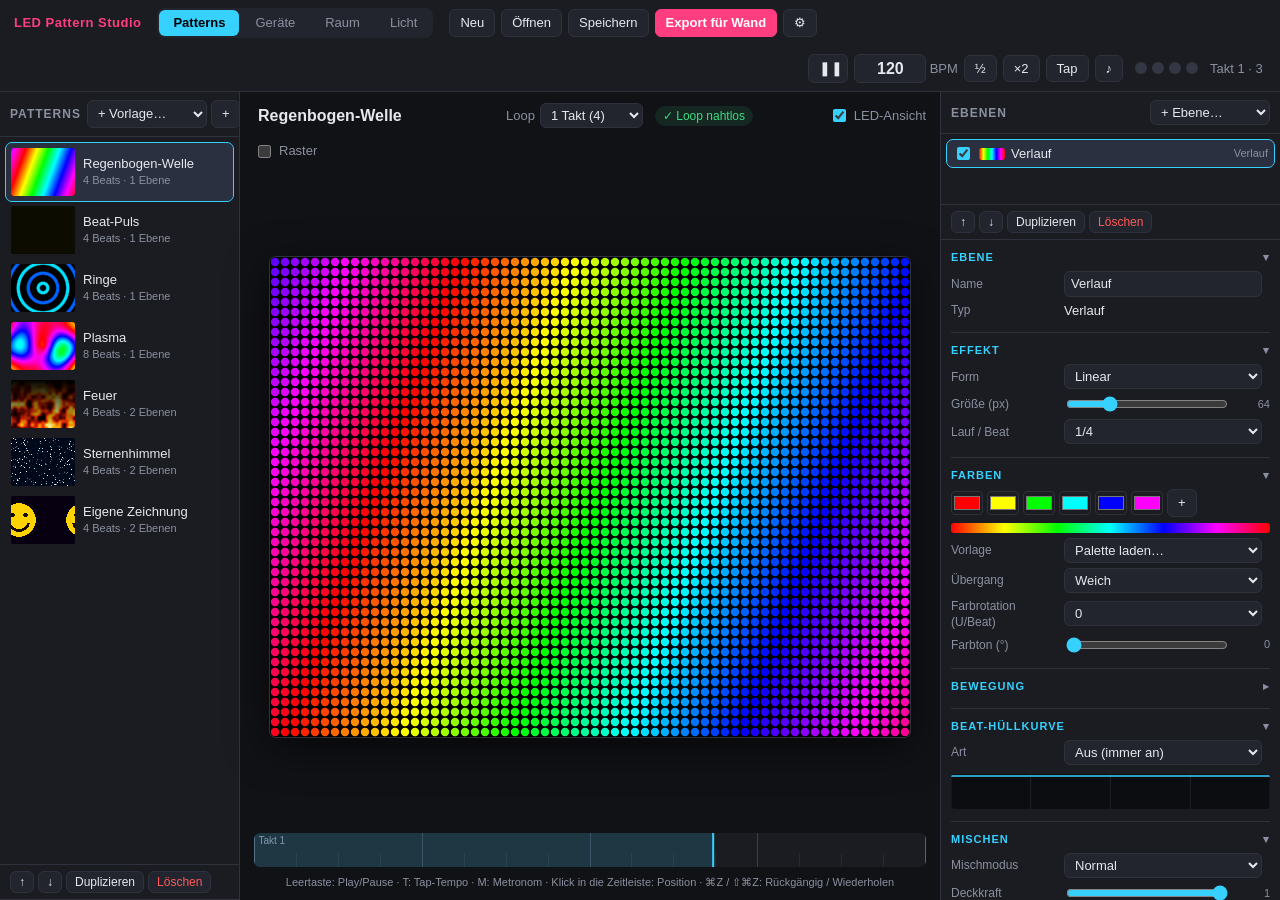
<file: pattern-studio/index.html>
<!doctype html>
<html lang="de">
<head>
  <meta charset="utf-8">
  <meta name="viewport" content="width=device-width, initial-scale=1">
  <title>LED Pattern Studio</title>
  <link rel="stylesheet" href="css/style.css">
</head>
<body>
  <header class="topbar">
    <div class="brand">LED&nbsp;Pattern&nbsp;Studio</div>
    <nav class="tabs" id="tabs">
      <button data-view="patterns" class="on">Patterns</button>
      <button data-view="devices">Geräte <span id="deviceBadge" class="badge" hidden></span></button>
      <button data-view="room">Raum</button>
      <button data-view="lights">Licht <span id="lightsBadge" class="badge" hidden></span></button>
    </nav>
    <div class="file-actions">
      <button id="btnNew" title="Neues Projekt">Neu</button>
      <button id="btnOpen" title="Projekt öffnen (⌘O)">Öffnen</button>
      <button id="btnSave" title="Projekt speichern (⌘S)">Speichern</button>
      <button id="btnExport" class="accent" title="Alle Patterns für die Wand exportieren">Export für Wand</button>
      <button id="btnSettings" title="Projekteinstellungen">⚙</button>
      <button id="btnUpdate" title="Nach Updates suchen" hidden>↻</button>
      <input type="file" id="fileInput" accept=".json,.ledproj,application/json" hidden>
    </div>
    <div class="transport">
      <button id="btnPlay" class="play" title="Abspielen / Pause (Leertaste)">❚❚</button>
      <label class="bpm">
        <input id="bpmInput" type="number" min="20" max="300" step="0.1" value="120">
        <span>BPM</span>
      </label>
      <button id="btnHalf" title="Halbes Tempo">½</button>
      <button id="btnDouble" title="Doppeltes Tempo">×2</button>
      <button id="btnTap" title="Tempo tippen (T)">Tap</button>
      <button id="btnMetro" title="Metronom-Klick an/aus (M)">♪</button>
      <button id="btnLink" title="Tempo und Beat von Ableton Link (über das Carabiner-Fenster)" hidden>Link</button>
      <div class="beat-dots" id="beatDots"><i></i><i></i><i></i><i></i></div>
      <div class="position" id="position">1 · 1</div>
    </div>
  </header>

  <main class="layout view" id="patternsView">
    <aside class="panel library">
      <div class="panel-head">
        <h2>Patterns</h2>
        <div class="head-actions">
          <select id="presetSelect" title="Neues Pattern aus Vorlage"><option value="">+ Vorlage…</option></select>
          <button id="btnAddPattern" title="Leeres Pattern">+</button>
        </div>
      </div>
      <ul id="patternList" class="pattern-list"></ul>
      <div class="panel-foot">
        <button id="btnPatUp" title="Nach oben">↑</button>
        <button id="btnPatDown" title="Nach unten">↓</button>
        <button id="btnPatDup" title="Duplizieren">Duplizieren</button>
        <button id="btnPatDel" class="danger" title="Löschen">Löschen</button>
      </div>
    </aside>

    <section class="stage">
      <div class="stage-head">
        <input id="patternName" class="pattern-name" spellcheck="false">
        <label class="inline">Loop
          <select id="loopBeats">
            <option value="1">1 Beat</option><option value="2">2 Beats</option><option value="4">1 Takt (4)</option>
            <option value="8">2 Takte (8)</option><option value="16">4 Takte (16)</option><option value="32">8 Takte (32)</option>
          </select>
        </label>
        <span id="loopStatus" class="loop-status"></span>
        <div class="spacer"></div>
        <label class="inline"><input type="checkbox" id="ledLook" checked> LED-Ansicht</label>
        <label class="inline"><input type="checkbox" id="showGrid"> Raster</label>
      </div>

      <div id="drawBar" class="draw-bar" hidden>
        <div class="tools" id="drawTools">
          <button data-tool="pen" title="Stift (P)">✎ Stift</button>
          <button data-tool="erase" title="Radierer (E)">⌫ Radierer</button>
          <button data-tool="line" title="Linie (L)">／ Linie</button>
          <button data-tool="rect" title="Rechteck (R)">▭ Rechteck</button>
          <button data-tool="ellipse" title="Ellipse (O)">◯ Ellipse</button>
          <button data-tool="fill" title="Füllen (F)">▩ Füllen</button>
          <button data-tool="pick" title="Pipette (I)">⊙ Pipette</button>
        </div>
        <input type="color" id="drawColor" value="#ffffff" title="Zeichenfarbe">
        <label class="inline">Größe <select id="drawSize"><option>1</option><option>2</option><option>3</option><option>4</option><option>6</option></select></label>
        <label class="inline"><input type="checkbox" id="drawFilled"> gefüllt</label>
        <label class="inline"><input type="checkbox" id="drawMirror"> spiegeln</label>
        <button id="btnClearDraw" class="danger">Ebene leeren</button>
      </div>

      <div class="canvas-wrap" id="canvasWrap">
        <canvas id="preview"></canvas>
      </div>

      <div class="timeline-wrap">
        <canvas id="timeline" height="34"></canvas>
      </div>
      <div class="hint" id="stageHint">Leertaste: Play/Pause · T: Tap-Tempo · M: Metronom · Klick in die Zeitleiste: Position · ⌘Z / ⇧⌘Z: Rückgängig / Wiederholen</div>
    </section>

    <aside class="panel layers-panel">
      <div class="panel-head">
        <h2>Ebenen</h2>
        <div class="head-actions">
          <select id="addLayerSelect"><option value="">+ Ebene…</option></select>
        </div>
      </div>
      <ul id="layerList" class="layer-list"></ul>
      <div class="panel-foot">
        <button id="btnLayerUp" title="Nach oben">↑</button>
        <button id="btnLayerDown" title="Nach unten">↓</button>
        <button id="btnLayerDup" title="Duplizieren">Duplizieren</button>
        <button id="btnLayerDel" class="danger" title="Löschen">Löschen</button>
      </div>
      <div id="inspector" class="inspector"></div>
    </aside>
  </main>

  <main class="view devices-view" id="devicesView" hidden>
    <aside class="panel">
      <div class="panel-head"><h2>Angeschlossen</h2><div class="head-actions"><button id="btnDebug">Debug</button><button id="btnDevRescan" title="Neu suchen">↻</button></div></div>
      <ul id="deviceList" class="device-list"></ul>
      <div class="panel-foot muted" id="fwInfo" style="font-size:11px"></div>
    </aside>
    <section class="device-detail" id="deviceDetail"></section>
  </main>

  <main class="view room-view" id="roomView" hidden>
    <aside class="panel">
      <div class="panel-head"><h2>Raum</h2></div>
      <div class="room-settings" id="roomSettings"></div>
      <div class="panel-head"><h2>Wände</h2>
        <div class="head-actions"><button id="btnWallAdd" title="Wand hinzufügen">+</button></div>
      </div>
      <ul id="wallList" class="wall-list"></ul>
      <div class="panel-foot">
        <button id="btnWallDup">Duplizieren</button>
        <button id="btnWallDel" class="danger">Löschen</button>
      </div>
    </aside>
    <section class="room-stage">
      <div class="room-toolbar">
        <div class="seg" id="tfMode">
          <button data-mode="translate" class="on" title="Verschieben (W)">✥ Verschieben</button>
          <button data-mode="rotate" title="Drehen (E)">⟳ Drehen</button>
        </div>
        <label class="inline"><input type="checkbox" id="roomSnap" checked> Einrasten (5 cm / 15°)</label>
        <div class="spacer"></div>
        <div class="seg" id="camViews">
          <button data-cam="persp">Perspektive</button>
          <button data-cam="front">Vorne</button>
          <button data-cam="top">Oben</button>
        </div>
      </div>
      <div class="room-canvas-wrap" id="roomWrap"><canvas id="roomCanvas"></canvas></div>
      <div class="hint">Ziehen: drehen · Rechtsklick/zwei Finger: verschieben · Scrollen: zoomen · Klick auf eine Wand: auswählen</div>
    </section>
    <aside class="panel">
      <div class="panel-head"><h2>Ausgewählte Wand</h2></div>
      <div id="wallInspector" class="inspector"></div>
    </aside>
  </main>

  <main class="view lights-view" id="lightsView" hidden>
    <section class="device-detail lights-detail" id="lightsDetail"></section>
  </main>

  <dialog id="exportDialog">
    <form method="dialog">
      <h2>Export für die Wand</h2>
      <p class="muted">Alle Patterns werden auf eine Referenz-BPM gerendert und nach <b>Beat-Position</b> abgelegt. Der Pico&nbsp;2W bestimmt beim Abspielen die echte Geschwindigkeit: <code>frame = floor(beat · framesPerBeat) mod frameCount</code>.</p>
      <div class="grid2">
        <label>Referenz-BPM <input id="expBpm" type="number" min="20" max="300" step="0.1"></label>
        <label>FPS bei Referenz-BPM <input id="expFps" type="number" min="5" max="120" step="1" value="30"></label>
        <label>Pixelformat
          <select id="expFormat"><option value="rgb888">RGB888 (3 Byte/Pixel)</option><option value="rgb565">RGB565 (2 Byte/Pixel)</option></select>
        </label>
        <label>Frames pro Beat <output id="expFpb">–</output></label>
      </div>
      <div id="expSummary" class="exp-summary"></div>
      <progress id="expProgress" value="0" max="1" hidden></progress>
      <div class="dialog-actions">
        <button value="cancel">Abbrechen</button>
        <button id="btnExportJson" type="button">Projekt-JSON (parametrisch)</button>
        <button id="btnExportBank" type="button" class="accent">Bank exportieren (.lwb)</button>
      </div>
    </form>
  </dialog>

  <dialog id="settingsDialog">
    <form method="dialog">
      <h2>Projekteinstellungen</h2>
      <div class="grid2">
        <label>Projektname <input id="setName" type="text"></label>
        <label>Referenz-BPM <input id="setBpm" type="number" min="20" max="300" step="0.1"></label>
        <label>Breite (Pixel) <input id="setW" type="number" min="1" max="256"></label>
        <label>Höhe (Pixel) <input id="setH" type="number" min="1" max="256"></label>
      </div>
      <p class="muted">Eine kleine Wand hat 64 × 48 Pixel. Zeichnungen werden beim Ändern der Größe beschnitten bzw. aufgefüllt.</p>
      <p class="muted native-only" id="appVersion"></p>
      <div class="dialog-actions">
        <button value="cancel">Abbrechen</button>
        <button id="btnSettingsOk" value="ok" class="accent">Übernehmen</button>
      </div>
    </form>
  </dialog>

  <dialog id="updateDialog">
    <form method="dialog">
      <h2>Updates</h2>
      <p>Installiert: <b>LED Pattern Studio <span id="updCurrent"></span></b></p>
      <p id="updStatus" class="upd-status"></p>
      <progress id="updProgress" value="0" max="1" hidden></progress>
      <pre id="updNotes" class="upd-notes" hidden></pre>
      <p id="updLast" class="muted" style="font-size:12px"></p>
      <label class="inline"><input type="checkbox" id="updAuto"> Automatisch nach Updates suchen</label>
      <div class="dialog-actions">
        <button id="btnUpdRelease" type="button">Auf GitHub ansehen</button>
        <button id="btnUpdCheck" type="button">Nach Updates suchen</button>
        <button value="close">Schließen</button>
        <button id="btnUpdInstall" type="button" class="accent" hidden>Jetzt installieren</button>
      </div>
    </form>
  </dialog>

  <div id="toast" class="toast"></div>

  <script src="js/renderer.js"></script>
  <script src="js/presets.js"></script>
  <script src="js/protocol.js"></script>
  <script src="js/setup.js"></script>
  <script src="js/vendor/three.min.js"></script>
  <script src="js/vendor/OrbitControls.js"></script>
  <script src="js/vendor/TransformControls.js"></script>
  <script src="js/app.js"></script>
  <script src="js/devices.js"></script>
  <script src="js/room.js"></script>
  <script src="js/link.js"></script>
  <script src="js/lights.js"></script>
</body>
</html>
</file>
<file: pattern-studio/css/style.css>
:root {
  --bg: #111216;
  --panel: #1a1c22;
  --panel2: #22252d;
  --line: #2e323c;
  --text: #e6e8ee;
  --muted: #8b90a0;
  --accent: #ff3d7f;
  --accent2: #36d1ff;
  --danger: #ff5a5a;
  --ok: #3ddc84;
  --warn: #ffb020;
  color-scheme: dark;
}

* { box-sizing: border-box; }
html, body { margin: 0; height: 100%; background: var(--bg); color: var(--text);
  font: 13px/1.35 -apple-system, BlinkMacSystemFont, "SF Pro Text", "Helvetica Neue", sans-serif; }
body { display: flex; flex-direction: column; overflow: hidden; user-select: none; -webkit-user-select: none; }

button, select, input { font: inherit; color: var(--text); }
button {
  background: var(--panel2); border: 1px solid var(--line); border-radius: 6px;
  padding: 4px 10px; cursor: pointer; white-space: nowrap;
}
button:hover { border-color: #4a5060; }
button.accent { background: var(--accent); border-color: var(--accent); color: #fff; font-weight: 600; }
button.danger { color: var(--danger); }
button.active { background: var(--accent2); border-color: var(--accent2); color: #000; }
select, input[type=number], input[type=text] {
  background: var(--panel2); border: 1px solid var(--line); border-radius: 6px; padding: 3px 6px;
}
input[type=number] { width: 70px; }
input[type=color] { width: 32px; height: 24px; padding: 0; border: 1px solid var(--line); border-radius: 4px; background: none; cursor: pointer; }
input[type=range] { width: 100%; accent-color: var(--accent2); }
input[type=checkbox] { accent-color: var(--accent2); }
label.inline { display: inline-flex; align-items: center; gap: 5px; color: var(--muted); }

/* ---------- top bar */
.topbar {
  display: flex; align-items: center; gap: 16px; padding: 8px 14px;
  background: var(--panel); border-bottom: 1px solid var(--line); flex-wrap: wrap;
}
.brand { font-weight: 700; letter-spacing: .5px; color: var(--accent); }
.file-actions, .transport { display: flex; align-items: center; gap: 6px; }
.transport { margin-left: auto; }
.play { width: 40px; font-size: 14px; }
.bpm { display: inline-flex; align-items: center; gap: 4px; color: var(--muted); }
.bpm input { width: 72px; font-size: 16px; font-weight: 600; text-align: right; }
.beat-dots { display: flex; gap: 5px; margin: 0 6px; }
.beat-dots i { width: 12px; height: 12px; border-radius: 50%; background: #333743; transition: background .05s; }
.beat-dots i.on { background: var(--accent2); box-shadow: 0 0 8px var(--accent2); }
.beat-dots i.on.down { background: var(--accent); box-shadow: 0 0 8px var(--accent); }
.position { font-variant-numeric: tabular-nums; min-width: 56px; color: var(--muted); }

/* ---------- layout */
.layout { flex: 1; display: grid; grid-template-columns: 240px 1fr 340px; min-height: 0; }
.panel { background: var(--panel); display: flex; flex-direction: column; min-height: 0; }
.library { border-right: 1px solid var(--line); }
.layers-panel { border-left: 1px solid var(--line); }
.panel-head { display: flex; align-items: center; justify-content: space-between; padding: 8px 10px; border-bottom: 1px solid var(--line); gap: 6px; }
.panel-head h2 { font-size: 12px; text-transform: uppercase; letter-spacing: 1px; color: var(--muted); margin: 0; }
.head-actions { display: flex; gap: 4px; }
.head-actions select { max-width: 120px; }
.panel-foot { display: flex; gap: 4px; padding: 6px 10px; border-bottom: 1px solid var(--line); border-top: 1px solid var(--line); flex-wrap: wrap; }
.panel-foot button { padding: 2px 8px; font-size: 12px; }

.pattern-list { list-style: none; margin: 0; padding: 6px; overflow-y: auto; flex: 1; }
.pattern-list li { display: flex; align-items: center; gap: 8px; padding: 5px; border-radius: 6px; cursor: pointer; }
.pattern-list li:hover { background: var(--panel2); }
.pattern-list li.sel { background: #2b3040; outline: 1px solid var(--accent2); }
.pattern-list canvas { width: 64px; height: 48px; border-radius: 3px; background: #000; image-rendering: pixelated; flex: none; }
.pattern-list .meta { min-width: 0; }
.pattern-list .name { overflow: hidden; text-overflow: ellipsis; white-space: nowrap; }
.pattern-list .sub { color: var(--muted); font-size: 11px; }

/* ---------- stage */
.stage { display: flex; flex-direction: column; min-width: 0; min-height: 0; padding: 10px 14px; gap: 8px; }
.stage-head { display: flex; align-items: center; gap: 12px; flex-wrap: wrap; }
.spacer { flex: 1; }
.pattern-name { font-size: 16px; font-weight: 600; background: transparent !important; border-color: transparent !important; width: 240px; }
.pattern-name:focus { border-color: var(--line) !important; background: var(--panel2) !important; }
.loop-status { font-size: 12px; padding: 2px 8px; border-radius: 10px; }
.loop-status.ok { color: var(--ok); background: rgba(61, 220, 132, .1); }
.loop-status.warn { color: var(--warn); background: rgba(255, 176, 32, .12); cursor: help; }
.canvas-wrap { flex: 1; display: flex; align-items: center; justify-content: center; min-height: 0; }
#preview { background: #000; border-radius: 6px; box-shadow: 0 0 0 1px var(--line), 0 10px 40px rgba(0,0,0,.6); image-rendering: pixelated; }
#preview.drawing { cursor: crosshair; }
.timeline-wrap { height: 34px; }
#timeline { width: 100%; height: 34px; cursor: pointer; border-radius: 6px; }
.hint { color: var(--muted); font-size: 11px; text-align: center; }
.draw-bar { display: flex; align-items: center; gap: 10px; flex-wrap: wrap; background: var(--panel); border: 1px solid var(--line); padding: 6px 8px; border-radius: 8px; }
.draw-bar[hidden] { display: none; }
.draw-bar .tools { display: flex; gap: 3px; }
.draw-bar .tools button { padding: 3px 7px; }

/* ---------- layers */
.layer-list { list-style: none; margin: 0; padding: 6px; max-height: 32%; min-height: 70px; overflow-y: auto; flex: none; }
.layer-list li { display: flex; align-items: center; gap: 6px; padding: 4px 6px; border-radius: 6px; cursor: pointer; }
.layer-list li:hover { background: var(--panel2); }
.layer-list li.sel { background: #2b3040; outline: 1px solid var(--accent2); }
.layer-list li.off .lname { opacity: .4; text-decoration: line-through; }
.layer-list .lname { flex: 1; overflow: hidden; text-overflow: ellipsis; white-space: nowrap; }
.layer-list .ltype { color: var(--muted); font-size: 11px; }
.layer-list .swatch { width: 26px; height: 12px; border-radius: 3px; flex: none; }

.inspector { overflow-y: auto; flex: 1; padding: 0 10px 20px; }
.inspector .empty { color: var(--muted); padding: 20px 4px; }
.section { border-bottom: 1px solid var(--line); padding: 8px 0; }
.section > h3 { margin: 2px 0 6px; font-size: 11px; text-transform: uppercase; letter-spacing: 1px; color: var(--accent2); cursor: pointer; display: flex; justify-content: space-between; }
.section.collapsed > :not(h3) { display: none; }
.section.collapsed > h3::after { content: '▸'; }
.section > h3::after { content: '▾'; color: var(--muted); }
.row { display: grid; grid-template-columns: 105px 1fr auto; align-items: center; gap: 8px; margin: 5px 0; }
.row > span.lbl { color: var(--muted); font-size: 12px; }
.row > .val { font-variant-numeric: tabular-nums; font-size: 11px; color: var(--muted); min-width: 36px; text-align: right; }
.row select, .row input[type=text] { width: 100%; }
.palette { display: flex; flex-wrap: wrap; gap: 4px; align-items: center; }
.palette .sw { position: relative; }
.palette .sw button.x { position: absolute; top: -6px; right: -6px; width: 14px; height: 14px; padding: 0; border-radius: 50%; font-size: 9px; line-height: 12px; display: none; }
.palette .sw:hover button.x { display: block; }
.palette-bar { height: 10px; border-radius: 3px; margin: 6px 0 2px; }

/* ---------- dialogs */
dialog { background: var(--panel); color: var(--text); border: 1px solid var(--line); border-radius: 12px; padding: 18px 22px; width: 560px; max-width: 95vw; }
dialog::backdrop { background: rgba(0,0,0,.6); }
dialog h2 { margin: 0 0 8px; font-size: 16px; }
.muted { color: var(--muted); }
.grid2 { display: grid; grid-template-columns: 1fr 1fr; gap: 10px 16px; margin: 12px 0; }
.grid2 label { display: flex; flex-direction: column; gap: 4px; color: var(--muted); font-size: 12px; }
.grid2 input, .grid2 select { width: 100%; }
.exp-summary { background: var(--panel2); border-radius: 8px; padding: 8px 10px; font-size: 12px; max-height: 220px; overflow-y: auto; }
.exp-summary table { width: 100%; border-collapse: collapse; }
.exp-summary td { padding: 2px 4px; }
.exp-summary td.r { text-align: right; font-variant-numeric: tabular-nums; }
.exp-summary .tot { border-top: 1px solid var(--line); font-weight: 600; }
.exp-summary .warn { color: var(--warn); }
progress { width: 100%; margin-top: 10px; accent-color: var(--accent); }
.dialog-actions { display: flex; justify-content: flex-end; gap: 8px; margin-top: 14px; flex-wrap: wrap; }
code { background: var(--panel2); padding: 1px 4px; border-radius: 4px; font-size: 12px; }

.toast { position: fixed; bottom: 20px; left: 50%; transform: translateX(-50%) translateY(30px); background: #2b3040; border: 1px solid var(--line);
  padding: 8px 16px; border-radius: 8px; opacity: 0; transition: all .25s; pointer-events: none; z-index: 10; }
.toast.show { opacity: 1; transform: translateX(-50%) translateY(0); }

/* ---------- updates / Mac-App */
.native-only { display: none; }
body.native .native-only { display: block; }
.upd-status { font-weight: 600; }
.upd-notes { background: var(--panel2); border-radius: 8px; padding: 8px 10px; max-height: 220px; overflow-y: auto;
  white-space: pre-wrap; font: 12px/1.4 -apple-system, BlinkMacSystemFont, sans-serif; user-select: text; -webkit-user-select: text; }
#btnUpdate[hidden] { display: none; }

/* ---------- tabs / views */
.tabs { display: flex; gap: 2px; background: var(--panel2); border-radius: 8px; padding: 2px; }
.tabs button { border: 0; background: transparent; padding: 4px 14px; border-radius: 6px; color: var(--muted); }
.tabs button.on { background: var(--accent2); color: #000; font-weight: 600; }
.badge { display: inline-block; min-width: 16px; padding: 0 4px; border-radius: 8px; background: var(--accent); color: #fff; font-size: 10px; line-height: 16px; }
.badge[hidden] { display: none; }
.view[hidden] { display: none !important; }
.seg { display: inline-flex; gap: 2px; }
.seg button.on { background: var(--accent2); border-color: var(--accent2); color: #000; }

/* ---------- devices */
.devices-view { flex: 1; display: grid; grid-template-columns: 300px 1fr; min-height: 0; }
.devices-view > .panel { border-right: 1px solid var(--line); }
.device-list { list-style: none; margin: 0; padding: 8px; overflow-y: auto; flex: 1; }
.device-list li { padding: 10px; border-radius: 8px; border: 1px solid var(--line); margin-bottom: 8px; cursor: pointer; background: var(--panel2); }
.device-list li.sel { outline: 1px solid var(--accent2); border-color: var(--accent2); }
.device-list .dname { font-weight: 600; }
.device-list .dsub { color: var(--muted); font-size: 11px; margin-top: 2px; }
.device-list .dact { margin-top: 8px; display: flex; gap: 6px; flex-wrap: wrap; }
.device-list .empty { border: 1px dashed var(--line); background: none; cursor: default; color: var(--muted); }
.pill { display: inline-block; font-size: 10px; padding: 1px 6px; border-radius: 8px; margin-left: 6px; vertical-align: middle; }
.pill.ok { background: rgba(61,220,132,.15); color: var(--ok); }
.pill.warn { background: rgba(255,176,32,.15); color: var(--warn); }
.pill.info { background: rgba(54,209,255,.15); color: var(--accent2); }
.device-detail { overflow-y: auto; padding: 16px 24px 40px; }
.device-detail h1 { font-size: 20px; margin: 0 0 4px; }
.device-detail .card { background: var(--panel); border: 1px solid var(--line); border-radius: 10px; padding: 12px 16px; margin: 14px 0; max-width: 860px; }
.device-detail .card h3 { margin: 0 0 10px; font-size: 12px; text-transform: uppercase; letter-spacing: 1px; color: var(--accent2); }
.device-detail .row { grid-template-columns: 170px minmax(0, 320px) auto; }
.device-detail .actions { display: flex; gap: 8px; flex-wrap: wrap; margin-top: 10px; }
.panel-table { border-collapse: collapse; margin: 6px 0; }
.panel-table td, .panel-table th { padding: 3px 6px; text-align: left; font-size: 12px; }
.panel-table th { color: var(--muted); font-weight: normal; }
.panel-table input[type=number] { width: 60px; }
.panel-diagram { background: #000; border-radius: 6px; margin-top: 8px; }
.wiring { border-collapse: collapse; font-size: 12px; }
.wiring td { padding: 2px 10px 2px 0; }
.wiring td:first-child { color: var(--muted); }
.wiring-grid { display: flex; gap: 40px; flex-wrap: wrap; }

/* ---------- room */
.room-view { flex: 1; display: grid; grid-template-columns: 240px 1fr 320px; min-height: 0; }
.room-view > .panel:first-child { border-right: 1px solid var(--line); }
.room-view > .panel:last-child { border-left: 1px solid var(--line); }
.room-settings { padding: 6px 10px 10px; border-bottom: 1px solid var(--line); }
.room-settings .row, #wallInspector .row { grid-template-columns: 90px 1fr auto; }
.wall-list { list-style: none; margin: 0; padding: 6px; overflow-y: auto; flex: 1; }
.wall-list li { padding: 6px 8px; border-radius: 6px; cursor: pointer; display: flex; justify-content: space-between; gap: 6px; }
.wall-list li:hover { background: var(--panel2); }
.wall-list li.sel { background: #2b3040; outline: 1px solid var(--accent2); }
.wall-list .addr { color: var(--muted); font-size: 11px; }
.room-stage { display: flex; flex-direction: column; min-width: 0; min-height: 0; padding: 10px 14px; gap: 8px; }
.room-toolbar { display: flex; align-items: center; gap: 12px; flex-wrap: wrap; }
.room-canvas-wrap { flex: 1; min-height: 0; position: relative; border-radius: 8px; overflow: hidden; box-shadow: 0 0 0 1px var(--line); }
#roomCanvas { width: 100%; height: 100%; display: block; }
.xyz { display: grid; grid-template-columns: repeat(3, 1fr); gap: 4px; }
.xyz input { width: 100%; }

/* ---------- licht */
.lights-view { flex: 1; display: flex; min-height: 0; }
.lights-detail { flex: 1; }
.lights-detail .card { max-width: 980px; }
.lights-detail .row { grid-template-columns: 170px minmax(0, 1fr) auto; }
.light-msg { font: 11px/1.4 ui-monospace, Menlo, monospace; color: var(--muted); word-break: break-all; user-select: text; -webkit-user-select: text; }
.light-dev { border: 1px solid var(--line); border-radius: 8px; background: var(--panel2); padding: 10px 12px; margin: 10px 0; }
.light-dev-head { display: flex; align-items: center; gap: 6px; margin-bottom: 4px; }
.light-dev-head .spacer { flex: 1; }
.grid-lbl { color: var(--muted); font-size: 11px; text-transform: uppercase; letter-spacing: .5px; margin: 12px 0 5px; }
.pat-grid { display: grid; grid-template-columns: repeat(8, minmax(0, 1fr)); gap: 4px; }
.pat-grid button { overflow: hidden; text-overflow: ellipsis; text-align: left; padding: 6px 8px; font-size: 12px; }
.pat-grid button b { color: var(--muted); font-weight: 600; margin-right: 2px; }
.pat-grid button.on { background: var(--accent); border-color: var(--accent); color: #fff; }
.pat-grid button.on b { color: #fff; }
.pat-grid button.next { border-color: var(--accent); }
.pat-grid.small button { padding: 3px 6px; font-size: 11px; }
.dest-table input[type=text] { font-size: 12px; }
@media (max-width: 900px) { .pat-grid { grid-template-columns: repeat(4, minmax(0, 1fr)); } }
.beat-live { display: flex; align-items: center; gap: 18px; margin: 2px 0 6px; flex-wrap: wrap; }
.track-state { font-size: 16px; font-weight: 700; padding: 6px 14px; border-radius: 8px; min-width: 170px; text-align: center; }
.track-state.on { background: rgba(61,220,132,.18); color: var(--ok); }
.track-state.stop { background: rgba(255,176,32,.15); color: var(--warn); }
.track-state.off { background: var(--panel2); color: var(--muted); }
.beat-big { display: flex; gap: 6px; }
.beat-big i { width: 34px; height: 34px; border-radius: 50%; display: grid; place-items: center; font-style: normal; font-weight: 700;
  background: var(--panel2); color: var(--muted); border: 1px solid var(--line); transition: background .06s; }
.beat-big i.one { border-color: var(--accent); }
.beat-big i.cur { background: rgba(54,209,255,.35); color: #fff; }
.beat-big i.hit { background: var(--accent2); color: #000; }
.beat-big i.one.cur { background: rgba(255,61,127,.45); }
.beat-big i.one.hit { background: var(--accent); color: #fff; }
.bar-num { font-variant-numeric: tabular-nums; font-size: 14px; color: var(--text); }
.sig-out { background: var(--panel2); border-radius: 6px; padding: 8px 10px; font: 11px/1.4 ui-monospace, Menlo, monospace; white-space: pre-wrap; user-select: text; -webkit-user-select: text; margin: 8px 0 0; }
.sig-out:empty { display: none; }
</file>
